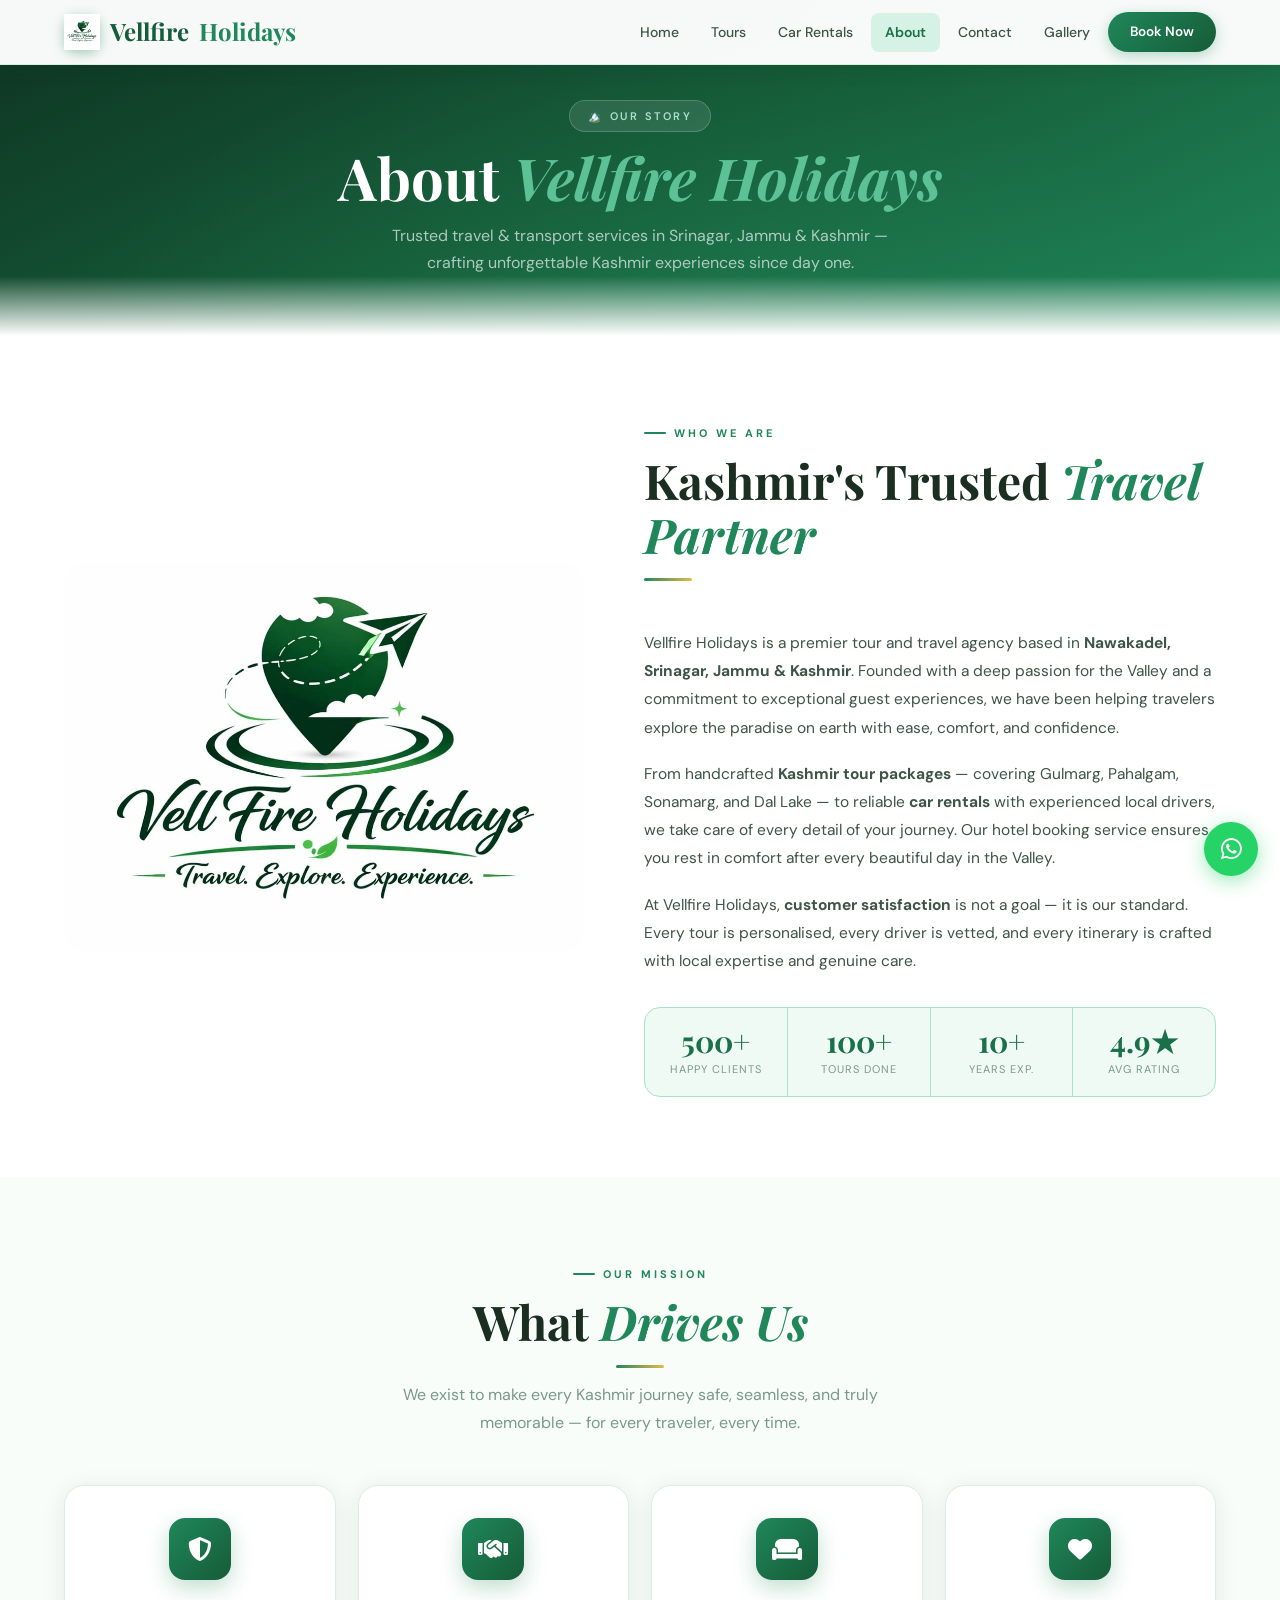
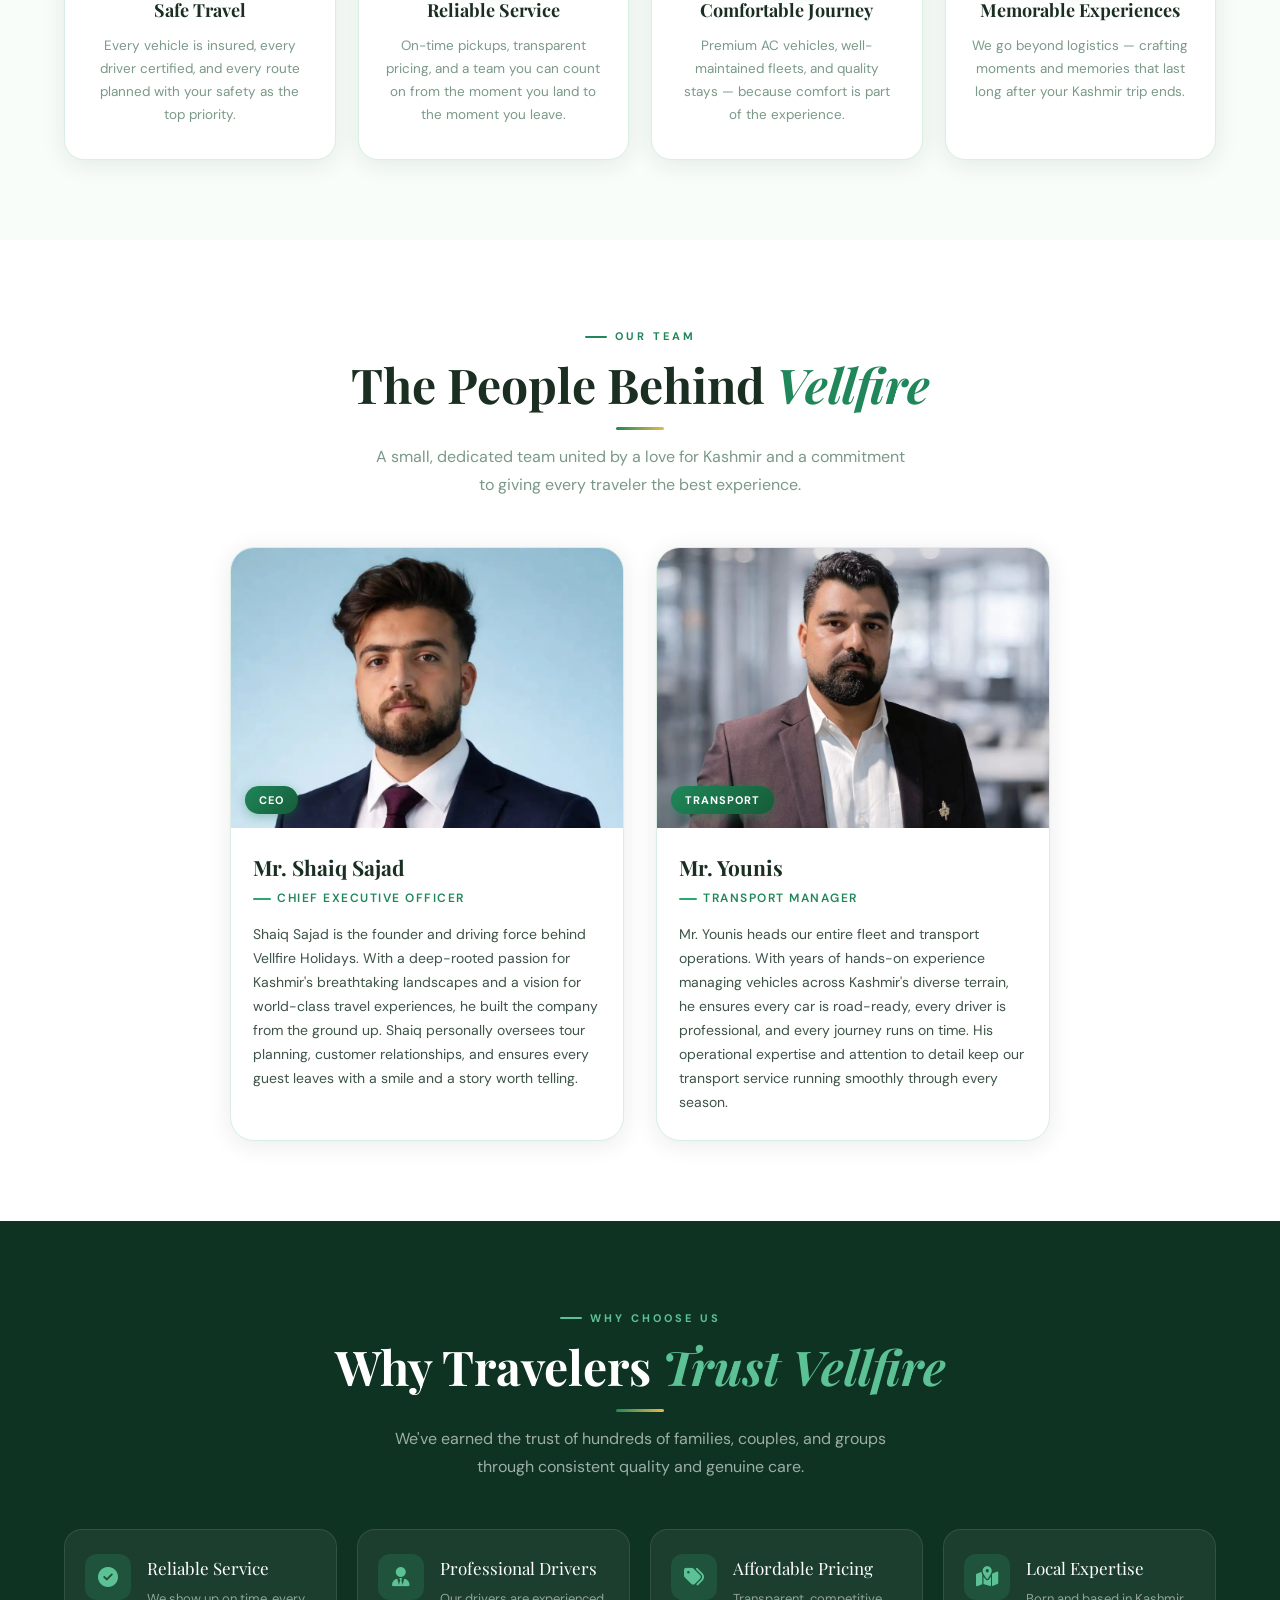
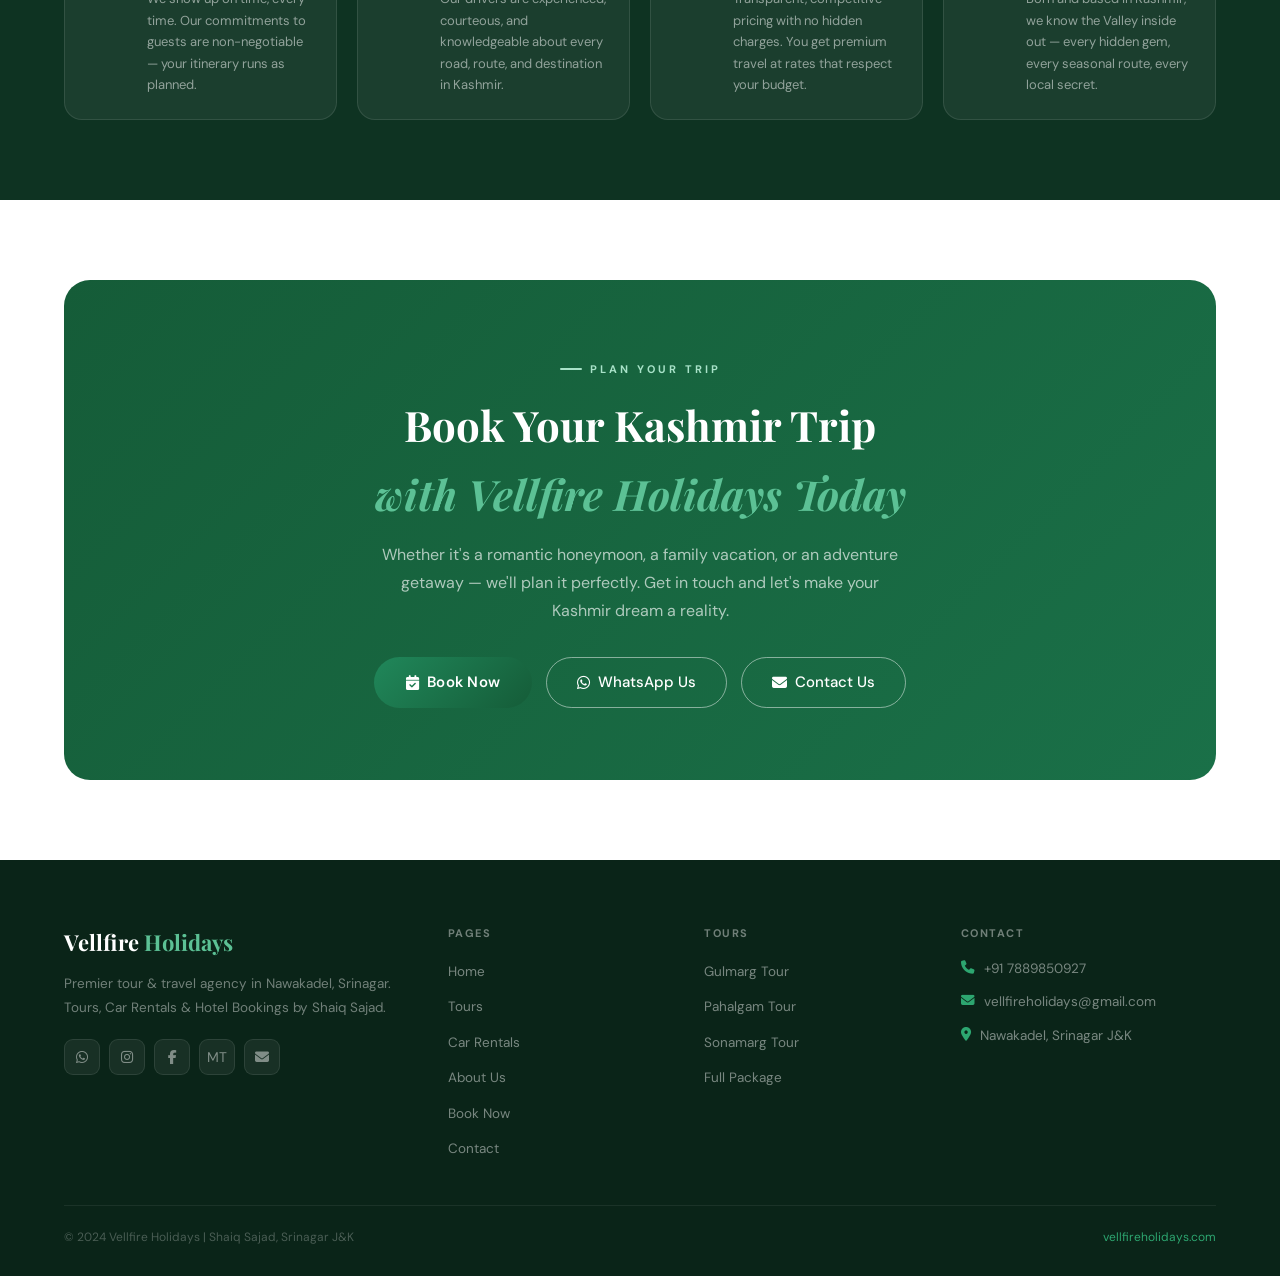
<file: about.html>
<!DOCTYPE html>
<html lang="en">
<head>
<meta charset="UTF-8"><meta name="viewport" content="width=device-width,initial-scale=1.0">
<meta name="description" content="About Vellfire Holidays – Trusted Kashmir tour & travel agency in Nawakadel, Srinagar J&K. Led by CEO Shaiq Sajad, offering premium tours, car rentals, and hotel bookings across Kashmir.">
<meta name="keywords" content="About Vellfire Holidays, Srinagar travel agency, Kashmir tours company, Shaiq Sajad CEO, car rental Srinagar, Kashmir holiday experts">
<meta name="author" content="Shaiq Sajad – Vellfire Holidays">
<meta property="og:title" content="About Vellfire Holidays – Kashmir Travel Experts, Srinagar">
<meta property="og:description" content="Learn about Vellfire Holidays – trusted tour & travel services in Srinagar, J&K by CEO Shaiq Sajad.">
<meta property="og:url" content="https://vellfireholidays.com/about.html">
<meta name="robots" content="index,follow">
<title>About Vellfire Holidays – Kashmir Travel Agency | Nawakadel, Srinagar J&K</title>
<link rel="canonical" href="https://vellfireholidays.com/about.html">
<link rel="stylesheet" href="shared.css">
<link rel="stylesheet" href="https://cdnjs.cloudflare.com/ajax/libs/font-awesome/6.5.0/css/all.min.css">
<style>
/* ── About Company Grid ── */
.about-company-grid {
  display: grid;
  grid-template-columns: 1fr 1.1fr;
  gap: 60px;
  align-items: center;
}
.about-company-img {
  position: relative;
  border-radius: 22px;
  overflow: hidden;
  aspect-ratio: 4/3;
  background: var(--g100);
}
.about-company-img img {
  width: 100%; height: 100%;
  object-fit: cover;
}
.about-company-img-placeholder {
  width: 100%; height: 100%;
  background: linear-gradient(135deg, var(--g100), var(--g50));
  display: flex; flex-direction: column;
  align-items: center; justify-content: center;
  gap: 14px; color: var(--g400);
}
.about-company-img-placeholder i { font-size: 56px; opacity: .5; }
.about-company-img-placeholder span { font-size: 13px; color: var(--muted); }
.about-stat-strip {
  display: flex; gap: 0;
  margin-top: 32px;
  background: var(--g50);
  border: 1px solid var(--g200);
  border-radius: 16px;
  overflow: hidden;
}
.about-stat {
  flex: 1; text-align: center;
  padding: 18px 12px;
  border-right: 1px solid var(--g200);
}
.about-stat:last-child { border-right: none; }
.about-stat-n {
  font-family: 'Playfair Display', serif;
  font-size: clamp(22px,3vw,30px);
  font-weight: 700; color: var(--g600); line-height: 1;
}
.about-stat-l {
  font-size: 11px; color: var(--muted);
  letter-spacing: 1px; text-transform: uppercase; margin-top: 4px;
}
.about-company-body p {
  font-size: 15.5px; color: var(--text2);
  line-height: 1.82; margin-bottom: 18px;
}

/* ── Mission Section ── */
.mission-grid {
  display: grid;
  grid-template-columns: repeat(auto-fill, minmax(240px,1fr));
  gap: 22px;
}
.mission-card {
  background: var(--white);
  border: 1px solid var(--line);
  border-radius: 20px;
  padding: 32px 26px;
  transition: var(--tr);
  box-shadow: var(--sh);
  text-align: center;
}
.mission-card:hover {
  transform: translateY(-5px);
  box-shadow: var(--sh2);
  border-color: var(--g200);
}
.mission-icon {
  width: 62px; height: 62px; border-radius: 16px;
  background: linear-gradient(135deg, var(--g500), var(--g700));
  display: flex; align-items: center; justify-content: center;
  margin: 0 auto 16px;
  font-size: 24px; color: var(--white);
  box-shadow: 0 8px 22px rgba(32,135,90,.28);
}
.mission-title {
  font-family: 'Playfair Display', serif;
  font-size: 18px; font-weight: 700;
  color: var(--text); margin-bottom: 9px;
}
.mission-desc { font-size: 13.5px; color: var(--muted); line-height: 1.7; }

/* ── Team Section ── */
.team-grid {
  display: grid;
  grid-template-columns: 1fr 1fr;
  gap: 32px;
  max-width: 820px;
  margin: 0 auto;
}
.team-card {
  background: var(--white);
  border: 1px solid var(--line);
  border-radius: 24px;
  overflow: hidden;
  box-shadow: var(--sh);
  transition: var(--tr);
}
.team-card:hover {
  transform: translateY(-6px);
  box-shadow: var(--sh2);
  border-color: var(--g200);
}
.team-img {
  width: 100%; height: 280px;
  background: linear-gradient(135deg, var(--g100), var(--g50));
  position: relative; overflow: hidden;
}
.team-img img {
  width: 100%; height: 100%;
  object-fit: cover; object-position: top center;
  transition: transform .6s ease;
}
.team-card:hover .team-img img { transform: scale(1.04); }
.team-img-placeholder {
  width: 100%; height: 100%;
  display: flex; flex-direction: column;
  align-items: center; justify-content: center;
  gap: 12px; color: var(--g300);
}
.team-img-placeholder i { font-size: 60px; opacity: .4; }
.team-img-placeholder span { font-size: 12px; color: var(--muted); }
.team-role-badge {
  position: absolute; bottom: 14px; left: 14px;
  background: linear-gradient(135deg, var(--g500), var(--g700));
  color: var(--white); font-size: 11px; font-weight: 700;
  letter-spacing: 1px; text-transform: uppercase;
  padding: 5px 14px; border-radius: 50px;
  box-shadow: 0 3px 12px rgba(32,135,90,.4);
}
.team-body { padding: 22px 22px 26px; }
.team-name {
  font-family: 'Playfair Display', serif;
  font-size: 21px; font-weight: 700; color: var(--text);
  margin-bottom: 4px;
}
.team-position {
  font-size: 12px; font-weight: 600; letter-spacing: 1.5px;
  text-transform: uppercase; color: var(--g500);
  margin-bottom: 13px; display: flex; align-items: center; gap: 6px;
}
.team-position::before {
  content: ''; width: 18px; height: 2px;
  background: var(--g400); border-radius: 2px;
}
.team-desc { font-size: 14px; color: var(--text2); line-height: 1.72; }

/* ── Why Choose Grid ── */
.why-choose-grid {
  display: grid;
  grid-template-columns: repeat(auto-fill, minmax(220px,1fr));
  gap: 20px;
}
.why-choose-card {
  display: flex;
  align-items: flex-start;
  gap: 16px;
  background: rgba(255,255,255,.055);
  border: 1px solid rgba(255,255,255,.1);
  border-radius: 18px;
  padding: 24px 20px;
  transition: var(--tr);
}
.why-choose-card:hover {
  background: rgba(255,255,255,.09);
  border-color: rgba(255,255,255,.18);
  transform: translateY(-4px);
}
.why-choose-icon {
  width: 46px; height: 46px; border-radius: 12px;
  background: rgba(45,166,112,.2);
  display: flex; align-items: center; justify-content: center;
  font-size: 20px; color: var(--g300); flex-shrink: 0;
}
.why-choose-title {
  font-family: 'Playfair Display', serif;
  font-size: 17px; color: var(--white);
  margin-bottom: 6px;
}
.why-choose-desc { font-size: 13px; color: rgba(255,255,255,.52); line-height: 1.65; }

/* ── CTA Section ── */
.about-cta {
  background: linear-gradient(135deg, var(--g700), var(--g600));
  border-radius: 26px;
  padding: clamp(44px,6vw,72px) clamp(28px,6vw,72px);
  text-align: center;
}
.about-cta h2 {
  font-family: 'Playfair Display', serif;
  font-size: clamp(26px,4vw,42px); font-weight: 700;
  color: var(--white); margin-bottom: 12px;
}
.about-cta p {
  color: rgba(255,255,255,.65);
  font-size: clamp(14px,1.8vw,16px);
  max-width: 520px; margin: 0 auto 32px; line-height: 1.75;
}
.about-cta-btns { display: flex; gap: 14px; justify-content: center; flex-wrap: wrap; }

/* ── Responsive ── */
@media(max-width:900px) {
  .about-company-grid { grid-template-columns: 1fr; gap: 36px; }
  .about-company-img  { aspect-ratio: 16/9; max-width: 560px; margin: 0 auto; }
  .team-grid          { grid-template-columns: 1fr 1fr; gap: 20px; max-width: 100%; }
}
@media(max-width:640px) {
  .team-grid          { grid-template-columns: 1fr; max-width: 420px; }
  .about-stat-strip   { flex-direction: column; }
  .about-stat         { border-right: none; border-bottom: 1px solid var(--g200); padding: 14px; }
  .about-stat:last-child { border-bottom: none; }
  .why-choose-grid    { grid-template-columns: 1fr; gap: 14px; }
  .mission-grid       { grid-template-columns: 1fr 1fr; }
  .team-img           { height: 230px; }
}
@media(max-width:400px) {
  .mission-grid       { grid-template-columns: 1fr; }
  .team-img           { height: 200px; }
}
</style>
</head>
<body>

<!-- LOADER -->
<div id="loader">
  <div class="ld-brand">Vellfire <span>Holidays</span></div>
  <div class="ld-bar"><div class="ld-fill"></div></div>
</div>

<!-- NAVBAR -->
<nav id="nav" class="scrolled">

  <a href="index.html" class="nav-logo">
    
    <!-- Icon box (same CSS use hogi) -->
    <div class="nav-logo-icon">
      <img src="images/company.webp" alt="logo">
    </div>

    Vellfire <span>Holidays</span>
  </a>
  <ul class="nav-links">
    <li><a href="index.html">Home</a></li>
    <li><a href="tours.html">Tours</a></li>
    <li><a href="cars.html">Car Rentals</a></li>
    <li><a href="about.html" class="active">About</a></li>
    <li><a href="contact.html">Contact</a></li>
    <li><a href="gallery.html">Gallery</a></li>
    <li><a href="book.html" class="nav-cta">Book Now</a></li>
  </ul>
  <div class="hamburger" id="ham"><span></span><span></span><span></span></div>
</nav>
<div class="mob-nav" id="mobnav">
  <a href="index.html">Home</a>
  <a href="tours.html">Tours</a>
  <a href="cars.html">Car Rentals</a>
  <a href="about.html" class="active">About</a>
  <a href="contact.html">Contact</a>
  <a href="gallery.html">Gallery</a>
  <a href="book.html" class="mob-cta">Book Now</a>
</div>

<!-- ══════════════════════════════
     HERO SECTION
══════════════════════════════ -->
<div class="page-hero">
  <div class="page-hero-content">
    <div class="page-hero-tag">🏔️ Our Story</div>
    <h1 class="page-hero-title">About <em>Vellfire Holidays</em></h1>
    <p class="page-hero-sub">Trusted travel &amp; transport services in Srinagar, Jammu &amp; Kashmir — crafting unforgettable Kashmir experiences since day one.</p>
  </div>
</div>

<!-- ══════════════════════════════
     ABOUT COMPANY
══════════════════════════════ -->
<section>
  <div class="about-company-grid">

    <div class="about-company-img rvl">
  <img src="images/company.webp" alt="Company Photo" onerror="this.style.display='none'">
  <div class="about-company-img-placeholder">
    <i class="fa-solid fa-mountain-sun"></i>
    <span>Company Photo</span>
  </div>
</div>

    <!-- Text -->
    <div class="rvr">
      <div class="section-head">
        <div class="eyebrow">Who We Are</div>
        <h2 class="section-title">Kashmir's Trusted <em>Travel Partner</em></h2>
        <div class="divider"></div>
      </div>
      <div class="about-company-body">
        <p>Vellfire Holidays is a premier tour and travel agency based in <strong>Nawakadel, Srinagar, Jammu &amp; Kashmir</strong>. Founded with a deep passion for the Valley and a commitment to exceptional guest experiences, we have been helping travelers explore the paradise on earth with ease, comfort, and confidence.</p>
        <p>From handcrafted <strong>Kashmir tour packages</strong> — covering Gulmarg, Pahalgam, Sonamarg, and Dal Lake — to reliable <strong>car rentals</strong> with experienced local drivers, we take care of every detail of your journey. Our hotel booking service ensures you rest in comfort after every beautiful day in the Valley.</p>
        <p>At Vellfire Holidays, <strong>customer satisfaction</strong> is not a goal — it is our standard. Every tour is personalised, every driver is vetted, and every itinerary is crafted with local expertise and genuine care.</p>
      </div>

      <!-- Stat strip -->
      <div class="about-stat-strip rv">
        <div class="about-stat">
          <div class="about-stat-n">500+</div>
          <div class="about-stat-l">Happy Clients</div>
        </div>
        <div class="about-stat">
          <div class="about-stat-n">100+</div>
          <div class="about-stat-l">Tours Done</div>
        </div>
        <div class="about-stat">
          <div class="about-stat-n">10+</div>
          <div class="about-stat-l">Years Exp.</div>
        </div>
        <div class="about-stat">
          <div class="about-stat-n">4.9★</div>
          <div class="about-stat-l">Avg Rating</div>
        </div>
      </div>
    </div>

  </div>
</section>

<!-- ══════════════════════════════
     OUR MISSION
══════════════════════════════ -->
<section class="section-bg">
  <div class="section-head center rv">
    <div class="eyebrow">Our Mission</div>
    <h2 class="section-title">What <em>Drives Us</em></h2>
    <div class="divider"></div>
    <p class="section-sub">We exist to make every Kashmir journey safe, seamless, and truly memorable — for every traveler, every time.</p>
  </div>
  <div class="mission-grid">
    <div class="mission-card rv rv-d1">
      <div class="mission-icon"><i class="fa-solid fa-shield-halved"></i></div>
      <h3 class="mission-title">Safe Travel</h3>
      <p class="mission-desc">Every vehicle is insured, every driver certified, and every route planned with your safety as the top priority.</p>
    </div>
    <div class="mission-card rv rv-d2">
      <div class="mission-icon"><i class="fa-solid fa-handshake"></i></div>
      <h3 class="mission-title">Reliable Service</h3>
      <p class="mission-desc">On-time pickups, transparent pricing, and a team you can count on from the moment you land to the moment you leave.</p>
    </div>
    <div class="mission-card rv rv-d3">
      <div class="mission-icon"><i class="fa-solid fa-couch"></i></div>
      <h3 class="mission-title">Comfortable Journey</h3>
      <p class="mission-desc">Premium AC vehicles, well-maintained fleets, and quality stays — because comfort is part of the experience.</p>
    </div>
    <div class="mission-card rv rv-d4">
      <div class="mission-icon"><i class="fa-solid fa-heart"></i></div>
      <h3 class="mission-title">Memorable Experiences</h3>
      <p class="mission-desc">We go beyond logistics — crafting moments and memories that last long after your Kashmir trip ends.</p>
    </div>
  </div>
</section>

<!-- ══════════════════════════════
     OUR TEAM
══════════════════════════════ -->
<section>
  <div class="section-head center rv">
    <div class="eyebrow">Our Team</div>
    <h2 class="section-title">The People Behind <em>Vellfire</em></h2>
    <div class="divider"></div>
    <p class="section-sub">A small, dedicated team united by a love for Kashmir and a commitment to giving every traveler the best experience.</p>
  </div>

  <div class="team-grid">

    <!-- CEO -->
    <div class="team-card rv rv-d1">
      <div class="team-img">
        <img src="images/team1.webp" alt="Mr Shaiq Sajad – CEO Vellfire Holidays" loading="lazy"
          onerror="this.style.display='none';this.nextElementSibling.style.display='flex'">
        <div class="team-img-placeholder" style="display:none">
          <i class="fa-solid fa-user-tie"></i>
          <span>images/team1.webp</span>
        </div>
        <span class="team-role-badge">CEO</span>
      </div>
      <div class="team-body">
        <h3 class="team-name">Mr. Shaiq Sajad</h3>
        <div class="team-position">Chief Executive Officer</div>
        <p class="team-desc">Shaiq Sajad is the founder and driving force behind Vellfire Holidays. With a deep-rooted passion for Kashmir's breathtaking landscapes and a vision for world-class travel experiences, he built the company from the ground up. Shaiq personally oversees tour planning, customer relationships, and ensures every guest leaves with a smile and a story worth telling.</p>
      </div>
    </div>

    <!-- Transport Manager -->
    <div class="team-card rv rv-d2">
      <div class="team-img">
        <img src="images/team2.webp" alt="Mr Younis – Transport Manager Vellfire Holidays" loading="lazy"
          onerror="this.style.display='none';this.nextElementSibling.style.display='flex'">
        <div class="team-img-placeholder" style="display:none">
          <i class="fa-solid fa-user"></i>
          <span>images/team2.webp</span>
        </div>
        <span class="team-role-badge">Transport</span>
      </div>
      <div class="team-body">
        <h3 class="team-name">Mr. Younis</h3>
        <div class="team-position">Transport Manager</div>
        <p class="team-desc">Mr. Younis heads our entire fleet and transport operations. With years of hands-on experience managing vehicles across Kashmir's diverse terrain, he ensures every car is road-ready, every driver is professional, and every journey runs on time. His operational expertise and attention to detail keep our transport service running smoothly through every season.</p>
      </div>
    </div>

  </div>
</section>

<!-- ══════════════════════════════
     WHY CHOOSE US
══════════════════════════════ -->
<section class="section-dark">
  <div class="section-head center rv">
    <div class="eyebrow eyebrow-dark">Why Choose Us</div>
    <h2 class="section-title white">Why Travelers <em>Trust Vellfire</em></h2>
    <div class="divider"></div>
    <p class="section-sub white">We've earned the trust of hundreds of families, couples, and groups through consistent quality and genuine care.</p>
  </div>
  <div class="why-choose-grid">
    <div class="why-choose-card rv rv-d1">
      <div class="why-choose-icon"><i class="fa-solid fa-circle-check"></i></div>
      <div>
        <div class="why-choose-title">Reliable Service</div>
        <p class="why-choose-desc">We show up on time, every time. Our commitments to guests are non-negotiable — your itinerary runs as planned.</p>
      </div>
    </div>
    <div class="why-choose-card rv rv-d2">
      <div class="why-choose-icon"><i class="fa-solid fa-user-tie"></i></div>
      <div>
        <div class="why-choose-title">Professional Drivers</div>
        <p class="why-choose-desc">Our drivers are experienced, courteous, and knowledgeable about every road, route, and destination in Kashmir.</p>
      </div>
    </div>
    <div class="why-choose-card rv rv-d3">
      <div class="why-choose-icon"><i class="fa-solid fa-tags"></i></div>
      <div>
        <div class="why-choose-title">Affordable Pricing</div>
        <p class="why-choose-desc">Transparent, competitive pricing with no hidden charges. You get premium travel at rates that respect your budget.</p>
      </div>
    </div>
    <div class="why-choose-card rv rv-d4">
      <div class="why-choose-icon"><i class="fa-solid fa-map-location-dot"></i></div>
      <div>
        <div class="why-choose-title">Local Expertise</div>
        <p class="why-choose-desc">Born and based in Kashmir, we know the Valley inside out — every hidden gem, every seasonal route, every local secret.</p>
      </div>
    </div>
  </div>
</section>

<!-- ══════════════════════════════
     CALL TO ACTION
══════════════════════════════ -->
<section>
  <div class="about-cta rv">
    <div class="eyebrow" style="color:var(--g200);justify-content:center;display:inline-flex">Plan Your Trip</div>
    <h2>Book Your Kashmir Trip<br><em style="font-style:italic;color:var(--g300)">with Vellfire Holidays Today</em></h2>
    <p>Whether it's a romantic honeymoon, a family vacation, or an adventure getaway — we'll plan it perfectly. Get in touch and let's make your Kashmir dream a reality.</p>
    <div class="about-cta-btns">
      <a href="book.html" class="btn"><i class="fa-solid fa-calendar-check"></i><span>Book Now</span></a>
      <a href="https://wa.me/917889850927?text=Hi%20Vellfire%20Holidays%2C%20I%27d%20like%20to%20plan%20a%20Kashmir%20trip." target="_blank" class="btn-outline"><i class="fa-brands fa-whatsapp"></i><span>WhatsApp Us</span></a>
      <a href="contact.html" class="btn-outline"><i class="fa-solid fa-envelope"></i><span>Contact Us</span></a>
    </div>
  </div>
</section>

<!-- FOOTER -->
<footer>
  <div class="footer-grid">
    <div>
      <div class="footer-brand">Vellfire <span>Holidays</span></div>
      <p class="footer-about">Premier tour &amp; travel agency in Nawakadel, Srinagar. Tours, Car Rentals &amp; Hotel Bookings by Shaiq Sajad.</p>
      <div class="footer-social">
       <a href="https://wa.me/917889850927" title="WhatsApp"><i class="fa-brands fa-whatsapp"></i></a>
        <a href="https://www.instagram.com/vellfire_holidays?utm_source=qr&igsh=MTRkdTdydWd6dnczdw==" title="Instagram"><i class="fa-brands fa-instagram"></i></a>
        <a href="https://www.facebook.com/share/1AvcsRSPPp/" title="Facebook"><i class="fa-brands fa-facebook-f"></i></a>
        <a href="https://makemetop.in/?biz=O0ndnkS5rfxLmWjBtCzQ" target="_blank" title="Makemetop"> MT</a>
        <a href="mailto:vellfireholidays@gmail.com" title="Email"><i class="fa-solid fa-envelope"></i></a>
      </div>
    </div>
    <div class="footer-col">
      <h4>Pages</h4>
      <ul class="footer-links">
        <li><a href="index.html">Home</a></li>
        <li><a href="tours.html">Tours</a></li>
        <li><a href="cars.html">Car Rentals</a></li>
        <li><a href="about.html">About Us</a></li>
        <li><a href="book.html">Book Now</a></li>
        <li><a href="contact.html">Contact</a></li>
      </ul>
    </div>
    <div class="footer-col">
      <h4>Tours</h4>
      <ul class="footer-links">
        <li><a href="tours.html">Gulmarg Tour</a></li>
        <li><a href="tours.html">Pahalgam Tour</a></li>
        <li><a href="tours.html">Sonamarg Tour</a></li>
        <li><a href="tours.html">Full Package</a></li>
      </ul>
    </div>
    <div class="footer-col">
      <h4>Contact</h4>
      <div class="footer-contact-item"><i class="fa-solid fa-phone"></i><a href="tel:+917889850927">+91 7889850927</a></div>
      <div class="footer-contact-item"><i class="fa-solid fa-envelope"></i><a href="mailto:vellfireholidays@gmail.com">vellfireholidays@gmail.com</a></div>
      <div class="footer-contact-item"><i class="fa-solid fa-location-dot"></i><span>Nawakadel, Srinagar J&amp;K</span></div>
    </div>
  </div>
  <div class="footer-bottom">
    <p>© 2024 Vellfire Holidays | Shaiq Sajad, Srinagar J&amp;K</p>
    <p><a href="https://vellfireholidays.com">vellfireholidays.com</a></p>
  </div>
</footer>

<!-- WhatsApp Float -->
<a href="https://wa.me/917889850927" target="_blank" class="wa-float" title="WhatsApp Vellfire Holidays">
  <i class="fa-brands fa-whatsapp"></i>
</a>
<!-- Scroll to Top -->
<button class="scroll-top" id="scrtop" onclick="window.scrollTo({top:0,behavior:'smooth'})">
  <i class="fa-solid fa-chevron-up"></i>
</button>

<script>
/* ── Nav scroll behaviour ── */
window.addEventListener('scroll', function() {
  document.getElementById('scrtop').classList.toggle('show', window.scrollY > 400);
});

/* ── Hamburger ── */
document.getElementById('ham').addEventListener('click', function() {
  this.classList.toggle('open');
  document.getElementById('mobnav').classList.toggle('open');
});
document.getElementById('mobnav').addEventListener('click', function(e) {
  if (e.target.tagName === 'A') {
    document.getElementById('ham').classList.remove('open');
    this.classList.remove('open');
  }
});

/* ── Scroll Reveal ── */
function initReveal() {
  var obs = new IntersectionObserver(function(entries) {
    entries.forEach(function(el) {
      if (el.isIntersecting) {
        el.target.classList.add('on');
        obs.unobserve(el.target);
      }
    });
  }, { threshold: 0.1, rootMargin: '0px 0px -40px 0px' });
  document.querySelectorAll('.rv, .rvl, .rvr').forEach(function(el) {
    if (!el.classList.contains('on')) obs.observe(el);
  });
}

/* ── Loader ── */
window.addEventListener('load', function() {
  setTimeout(function() {
    document.getElementById('loader').classList.add('gone');
    initReveal();
  }, 1800);
});
setTimeout(initReveal, 500);
</script>
</body>
</html>
</file>
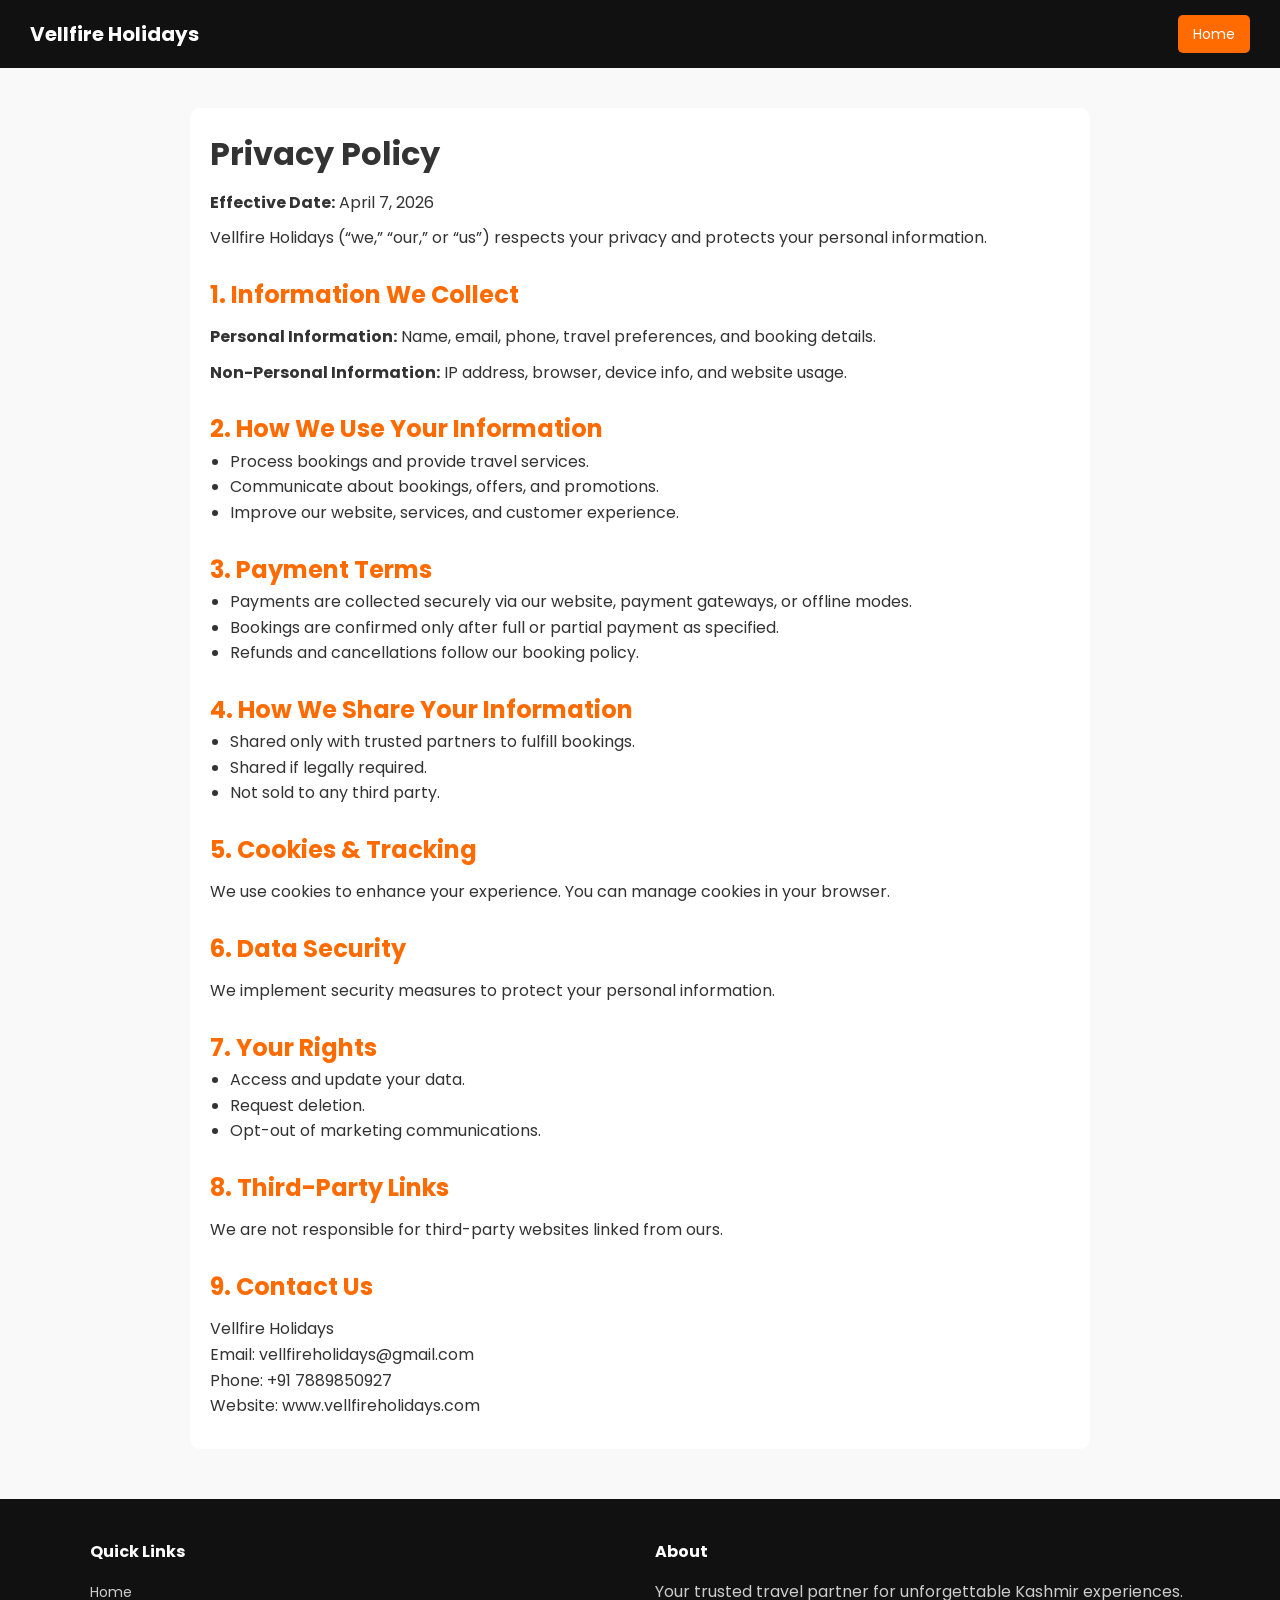
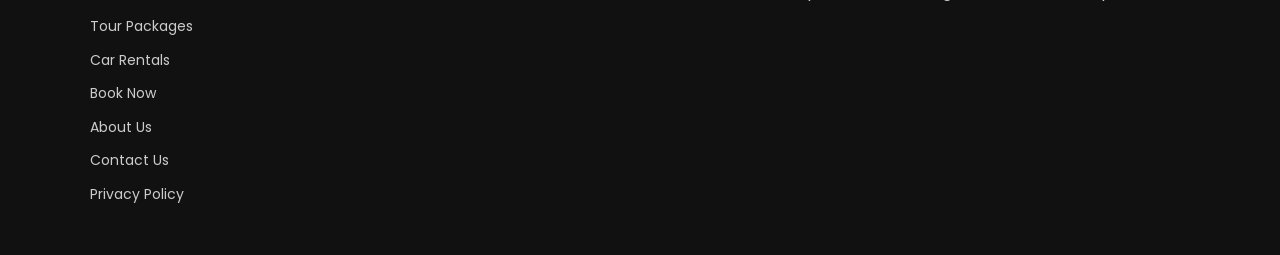
<file: privacy.html>
<!DOCTYPE html>
<html lang="en">
<head>
<meta charset="UTF-8" />
<meta name="viewport" content="width=device-width, initial-scale=1.0" />
<title>Privacy Policy – Vellfire Holidays</title>

<link href="https://fonts.googleapis.com/css2?family=Poppins:wght@300;400;500;600&display=swap" rel="stylesheet">

<style>
* {
  margin: 0;
  padding: 0;
  box-sizing: border-box;
  font-family: 'Poppins', sans-serif;
}

body {
  background: #f9f9f9;
  color: #333;
  line-height: 1.6;
}

/* NAVBAR */
.navbar {
  background: #111;
  padding: 15px 30px;
  display: flex;
  justify-content: space-between;
  align-items: center;
}

.navbar h2 {
  color: #fff;
  font-size: 20px;
}

.navbar a {
  color: #fff;
  text-decoration: none;
  background: #ff6b00;
  padding: 8px 15px;
  border-radius: 5px;
  font-size: 14px;
}

/* MAIN */
.container {
  max-width: 900px;
  margin: 40px auto;
  padding: 20px;
  background: #fff;
  border-radius: 10px;
}

.container h1 {
  margin-bottom: 10px;
}

.container h2 {
  margin-top: 25px;
  color: #ff6b00;
}

.container p {
  margin: 10px 0;
}

.container ul {
  margin-left: 20px;
}

/* FOOTER */
footer {
  background: #111;
  color: #ccc;
  padding: 40px 20px;
  margin-top: 50px;
}

.footer-container {
  max-width: 1100px;
  margin: auto;
  display: flex;
  flex-wrap: wrap;
  gap: 30px;
}

.footer-col {
  flex: 1;
  min-width: 200px;
}

.footer-col h4 {
  color: #fff;
  margin-bottom: 15px;
}

.footer-links {
  list-style: none;
}

.footer-links li {
  margin-bottom: 8px;
}

.footer-links a {
  color: #ccc;
  text-decoration: none;
  font-size: 14px;
}

.footer-links a:hover {
  color: #ff6b00;
}

/* RESPONSIVE */
@media(max-width: 768px) {
  .navbar {
    flex-direction: column;
    gap: 10px;
  }
}
</style>

</head>

<body>

<!-- NAVBAR -->
<div class="navbar">
  <h2>Vellfire Holidays</h2>
  <a href="index.html">Home</a>
</div>

<!-- CONTENT -->
<div class="container">
  <h1>Privacy Policy</h1>
  <p><strong>Effective Date:</strong> April 7, 2026</p>

  <p>
    Vellfire Holidays (“we,” “our,” or “us”) respects your privacy and protects your personal information.
  </p>

  <h2>1. Information We Collect</h2>
  <p><strong>Personal Information:</strong> Name, email, phone, travel preferences, and booking details.</p>
  <p><strong>Non-Personal Information:</strong> IP address, browser, device info, and website usage.</p>

  <h2>2. How We Use Your Information</h2>
  <ul>
    <li>Process bookings and provide travel services.</li>
    <li>Communicate about bookings, offers, and promotions.</li>
    <li>Improve our website, services, and customer experience.</li>
  </ul>

  <h2>3. Payment Terms</h2>
  <ul>
    <li>Payments are collected securely via our website, payment gateways, or offline modes.</li>
    <li>Bookings are confirmed only after full or partial payment as specified.</li>
    <li>Refunds and cancellations follow our booking policy.</li>
  </ul>

  <h2>4. How We Share Your Information</h2>
  <ul>
    <li>Shared only with trusted partners to fulfill bookings.</li>
    <li>Shared if legally required.</li>
    <li>Not sold to any third party.</li>
  </ul>

  <h2>5. Cookies & Tracking</h2>
  <p>We use cookies to enhance your experience. You can manage cookies in your browser.</p>

  <h2>6. Data Security</h2>
  <p>We implement security measures to protect your personal information.</p>

  <h2>7. Your Rights</h2>
  <ul>
    <li>Access and update your data.</li>
    <li>Request deletion.</li>
    <li>Opt-out of marketing communications.</li>
  </ul>

  <h2>8. Third-Party Links</h2>
  <p>We are not responsible for third-party websites linked from ours.</p>

  <h2>9. Contact Us</h2>
  <p>
    Vellfire Holidays<br>
    Email: vellfireholidays@gmail.com<br>
    Phone: +91 7889850927<br>
    Website: www.vellfireholidays.com
  </p>
</div>

<!-- FOOTER -->
<footer>
  <div class="footer-container">

    <div class="footer-col">
      <h4>Quick Links</h4>
      <ul class="footer-links">
        <li><a href="index.html">Home</a></li>
        <li><a href="tours.html">Tour Packages</a></li>
        <li><a href="cars.html">Car Rentals</a></li>
        <li><a href="book.html">Book Now</a></li>
        <li><a href="about.html">About Us</a></li>
        <li><a href="contact.html">Contact Us</a></li>
        <li><a href="privacy.html">Privacy Policy</a></li>
      </ul>
    </div>

    <div class="footer-col">
      <h4>About</h4>
      <p>Your trusted travel partner for unforgettable Kashmir experiences.</p>
    </div>

  </div>
</footer>

</body>
</html>
</file>
<file: shared.css>
/* ============================================================
   VELLFIRE HOLIDAYS — COMPLETE DESIGN SYSTEM
   Green & White | Mobile-First | Fully Responsive
   ============================================================ */

@import url('https://fonts.googleapis.com/css2?family=Playfair+Display:ital,wght@0,400;0,600;0,700;1,400;1,600&family=DM+Sans:wght@300;400;500;600;700&display=swap');

/* ─── Variables ──────────────────────────────────────────── */
:root {
  --g900:#0a2418; --g800:#0e3322; --g700:#155c38; --g600:#1a7048;
  --g500:#20875a; --g400:#2da670; --g300:#5cc195; --g200:#a8e2c8;
  --g100:#d6f2e6; --g50:#f0faf5;
  --white:#ffffff; --off:#f8fdf9; --text:#1a2e22; --text2:#3d5447;
  --muted:#7a9988; --line:#daeee3;
  --gold:#c8922a; --gold2:#e8b84b;
  --r:14px; --r2:22px;
  --tr:all 0.35s cubic-bezier(0.25,1,0.5,1);
  --sh:0 4px 24px rgba(10,36,24,.09);
  --sh2:0 12px 48px rgba(10,36,24,.14);
  --sh3:0 24px 72px rgba(10,36,24,.20);
}

/* ─── Reset ──────────────────────────────────────────────── */
*,*::before,*::after{margin:0;padding:0;box-sizing:border-box}
html{scroll-behavior:smooth;font-size:16px;-webkit-text-size-adjust:100%}
body{font-family:'DM Sans',sans-serif;background:var(--white);color:var(--text);overflow-x:hidden;line-height:1.65;-webkit-font-smoothing:antialiased;-moz-osx-font-smoothing:grayscale}
img{display:block;max-width:100%;height:auto}
a{text-decoration:none;color:inherit}
ul{list-style:none}
button,input,textarea,select{font-family:inherit}

/* ─── Loader ─────────────────────────────────────────────── */
#loader{position:fixed;inset:0;z-index:9999;background:var(--g800);display:flex;flex-direction:column;align-items:center;justify-content:center;gap:22px;transition:opacity .65s ease,visibility .65s ease}
#loader.gone{opacity:0;visibility:hidden;pointer-events:none}
.ld-brand{font-family:'Playfair Display',serif;font-size:clamp(26px,6vw,46px);color:var(--white);letter-spacing:4px;animation:ldpulse 1.8s ease infinite}
.ld-brand span{color:var(--g300)}
.ld-bar{width:180px;height:2px;background:rgba(255,255,255,.1);border-radius:2px;overflow:hidden}
.ld-fill{height:100%;background:linear-gradient(90deg,var(--g400),var(--gold2));animation:ldfill 2.1s ease forwards}
@keyframes ldpulse{0%,100%{opacity:1}50%{opacity:.35}}
@keyframes ldfill{from{width:0}to{width:100%}}

/* ─── Navigation ─────────────────────────────────────────── */
nav{position:fixed;top:0;left:0;right:0;z-index:900;padding:18px 5%;display:flex;align-items:center;justify-content:space-between;transition:var(--tr)}
nav.scrolled{background:rgba(255,255,255,.97);backdrop-filter:blur(20px);-webkit-backdrop-filter:blur(20px);padding:12px 5%;box-shadow:0 2px 20px rgba(10,36,24,.10);border-bottom:1px solid var(--line)}

.nav-logo{display:flex;align-items:center;gap:10px;font-family:'Playfair Display',serif;font-size:clamp(18px,2.5vw,24px);font-weight:700;color:var(--white);transition:var(--tr);flex-shrink:0}
nav.scrolled .nav-logo{color:var(--g700)}
.nav-logo span{color:var(--g300)}
nav.scrolled .nav-logo span{color:var(--g500)}
.nav-logo-icon{width:36px;height:36px;border-radius:10px;background:linear-gradient(135deg,var(--g500),var(--g700));display:flex;align-items:center;justify-content:center;font-size:17px;color:var(--white);flex-shrink:0;box-shadow:0 3px 12px rgba(32,135,90,.4)}

.nav-links{display:flex;align-items:center;gap:4px}
.nav-links a{display:block;padding:8px 14px;border-radius:8px;font-size:14px;font-weight:500;color:rgba(255,255,255,.82);transition:var(--tr);white-space:nowrap}
nav.scrolled .nav-links a{color:var(--text2)}
.nav-links a:hover{color:var(--white);background:rgba(255,255,255,.12)}
nav.scrolled .nav-links a:hover{color:var(--g600);background:var(--g50)}
.nav-links a.active{color:var(--white);background:rgba(255,255,255,.15)}
nav.scrolled .nav-links a.active{color:var(--g600);background:var(--g100);font-weight:600}

.nav-cta{background:linear-gradient(135deg,var(--g500),var(--g700))!important;color:var(--white)!important;padding:9px 22px!important;border-radius:50px!important;font-weight:600!important;font-size:13.5px!important;box-shadow:0 4px 14px rgba(32,135,90,.3);transition:var(--tr)!important}
.nav-cta:hover{background:linear-gradient(135deg,var(--gold),var(--gold2))!important;box-shadow:0 6px 20px rgba(200,146,42,.35)!important;transform:translateY(-1px)}
nav.scrolled .nav-cta{color:var(--white)!important}

.hamburger{display:none;flex-direction:column;gap:5px;cursor:pointer;padding:5px;z-index:1001;-webkit-tap-highlight-color:transparent}
.hamburger span{display:block;width:24px;height:2px;border-radius:2px;background:var(--white);transition:var(--tr)}
nav.scrolled .hamburger span{background:var(--g800)}
.hamburger.open span:nth-child(1){transform:translateY(7px) rotate(45deg)}
.hamburger.open span:nth-child(2){opacity:0;transform:scaleX(0)}
.hamburger.open span:nth-child(3){transform:translateY(-7px) rotate(-45deg)}

.mob-nav{position:fixed;inset:0;z-index:899;background:var(--g900);display:flex;flex-direction:column;align-items:center;justify-content:center;gap:6px;transform:translateX(100%);transition:transform .45s cubic-bezier(0.25,1,0.5,1)}
.mob-nav.open{transform:translateX(0)}
.mob-nav a{font-family:'Playfair Display',serif;font-size:clamp(22px,7vw,34px);color:rgba(255,255,255,.72);padding:11px 36px;border-radius:12px;transition:var(--tr);letter-spacing:1px;-webkit-tap-highlight-color:transparent;text-align:center}
.mob-nav a:hover,.mob-nav a.active{color:var(--g300);background:rgba(255,255,255,.05)}
.mob-cta{margin-top:14px;background:linear-gradient(135deg,var(--g500),var(--g700))!important;color:var(--white)!important;padding:14px 44px!important;border-radius:50px!important;font-size:clamp(14px,3.5vw,16px)!important;font-family:'DM Sans',sans-serif!important;font-weight:600!important;letter-spacing:0!important}

/* ─── Buttons ────────────────────────────────────────────── */
.btn{display:inline-flex;align-items:center;gap:8px;padding:13px 32px;border-radius:50px;background:linear-gradient(135deg,var(--g500),var(--g700));color:var(--white);font-size:15px;font-weight:600;border:none;cursor:pointer;transition:var(--tr);letter-spacing:.3px;position:relative;overflow:hidden;white-space:nowrap;-webkit-tap-highlight-color:transparent}
.btn::after{content:'';position:absolute;inset:0;background:linear-gradient(135deg,var(--gold),var(--gold2));opacity:0;transition:var(--tr)}
.btn>*{position:relative;z-index:1}
.btn:hover::after{opacity:1}
.btn:hover{transform:translateY(-2px);box-shadow:0 10px 32px rgba(200,146,42,.3);color:var(--white)}

.btn-outline{display:inline-flex;align-items:center;gap:8px;padding:12px 30px;border-radius:50px;background:transparent;color:var(--white);border:1.5px solid rgba(255,255,255,.48);font-size:15px;font-weight:500;cursor:pointer;transition:var(--tr);white-space:nowrap;-webkit-tap-highlight-color:transparent}
.btn-outline:hover{background:rgba(255,255,255,.12);border-color:var(--white);transform:translateY(-2px)}
.btn-outline.dark{color:var(--g700);border-color:var(--g400)}
.btn-outline.dark:hover{background:var(--g50);color:var(--g600)}

.btn-sm{display:inline-flex;align-items:center;gap:6px;padding:9px 20px;border-radius:50px;background:linear-gradient(135deg,var(--g500),var(--g700));color:var(--white);font-size:13px;font-weight:600;border:none;cursor:pointer;transition:var(--tr);white-space:nowrap;-webkit-tap-highlight-color:transparent}
.btn-sm:hover{background:linear-gradient(135deg,var(--gold),var(--gold2));transform:translateY(-1px);box-shadow:0 6px 18px rgba(200,146,42,.3)}

/* ─── Sections ───────────────────────────────────────────── */
section{padding:80px 5%}
.section-bg{background:var(--off)}
.section-dark{background:var(--g800)}
.section-head{margin-bottom:48px}
.section-head.center{text-align:center}

.eyebrow{display:inline-flex;align-items:center;gap:8px;font-size:11px;font-weight:700;letter-spacing:3px;text-transform:uppercase;color:var(--g500);margin-bottom:12px}
.eyebrow::before{content:'';width:22px;height:2px;background:currentColor;border-radius:2px}
.eyebrow-dark{color:var(--g300)}

.section-title{font-family:'Playfair Display',serif;font-size:clamp(26px,4vw,48px);font-weight:700;line-height:1.12;color:var(--text)}
.section-title.white{color:var(--white)}
.section-title em{font-style:italic;color:var(--g500)}
.section-title.white em{color:var(--g300)}

.section-sub{margin-top:13px;font-size:clamp(14px,1.8vw,16px);color:var(--muted);line-height:1.75;max-width:540px}
.section-head.center .section-sub{margin-left:auto;margin-right:auto}
.section-sub.white{color:rgba(255,255,255,.6)}

.divider{width:48px;height:3px;border-radius:2px;background:linear-gradient(90deg,var(--g500),var(--gold2));margin-top:16px}
.section-head.center .divider{margin-left:auto;margin-right:auto}

/* ─── Page Hero ──────────────────────────────────────────── */
.page-hero{min-height:320px;padding:100px 5% 60px;background:linear-gradient(155deg,var(--g800) 0%,var(--g700) 50%,var(--g500) 100%);display:flex;align-items:center;justify-content:center;text-align:center;position:relative;overflow:hidden}
.page-hero::before{content:'';position:absolute;inset:0;background:radial-gradient(ellipse at 50% 120%,rgba(45,166,112,.2) 0%,transparent 65%)}
.page-hero::after{content:'';position:absolute;bottom:0;left:0;right:0;height:60px;background:linear-gradient(to top,var(--white),transparent)}
.page-hero-content{position:relative;z-index:2;padding:0 16px}
.page-hero-tag{display:inline-block;padding:6px 18px;border-radius:50px;background:rgba(255,255,255,.1);border:1px solid rgba(255,255,255,.18);font-size:11px;font-weight:600;letter-spacing:2.5px;text-transform:uppercase;color:var(--g200);margin-bottom:14px}
.page-hero-title{font-family:'Playfair Display',serif;font-size:clamp(28px,6vw,58px);font-weight:700;color:var(--white);line-height:1.1}
.page-hero-title em{color:var(--g300);font-style:italic}
.page-hero-sub{margin-top:12px;font-size:clamp(14px,1.8vw,16px);color:rgba(255,255,255,.65);line-height:1.7;max-width:540px;margin-left:auto;margin-right:auto}

/* ─── Cards ──────────────────────────────────────────────── */
.card{background:var(--white);border:1px solid var(--line);border-radius:var(--r2);overflow:hidden;transition:var(--tr);box-shadow:var(--sh);display:flex;flex-direction:column}
.card:hover{transform:translateY(-5px);box-shadow:var(--sh2);border-color:var(--g200)}
.card-img{position:relative;overflow:hidden;background:var(--g100);flex-shrink:0}
.card-img img{width:100%;height:100%;object-fit:cover;transition:transform .6s ease}
.card:hover .card-img img{transform:scale(1.05)}
.card-badge{position:absolute;top:12px;left:12px;background:linear-gradient(135deg,var(--g500),var(--g700));color:var(--white);font-size:11px;font-weight:700;letter-spacing:1px;text-transform:uppercase;padding:5px 13px;border-radius:50px;box-shadow:0 3px 10px rgba(32,135,90,.4)}
.card-badge.gold{background:linear-gradient(135deg,var(--gold),var(--gold2));color:var(--g900)}
.card-body{padding:20px 20px 22px;display:flex;flex-direction:column;flex:1}
.card-title{font-family:'Playfair Display',serif;font-size:clamp(16px,2vw,20px);font-weight:700;color:var(--text);margin-bottom:8px;line-height:1.25}
.card-meta{display:flex;flex-wrap:wrap;gap:10px;margin-bottom:10px}
.card-meta span{display:flex;align-items:center;gap:5px;font-size:12px;color:var(--muted)}
.card-meta i{color:var(--g500);font-size:11px}
.card-desc{font-size:13.5px;color:var(--text2);line-height:1.65;margin-bottom:14px;flex:1}
.card-foot{display:flex;align-items:center;justify-content:space-between;padding-top:14px;border-top:1px solid var(--line);gap:10px;flex-wrap:wrap;margin-top:auto}
.card-price{font-family:'Playfair Display',serif;font-size:clamp(17px,2.5vw,22px);font-weight:700;color:var(--g600)}
.card-price small{font-size:12px;color:var(--muted);font-family:'DM Sans',sans-serif;font-weight:400}
.card-price .orig{font-size:13px;text-decoration:line-through;color:var(--muted);margin-right:3px;font-family:'DM Sans',sans-serif;font-weight:400}

/* ─── Grids ──────────────────────────────────────────────── */
.grid-2{display:grid;grid-template-columns:1fr 1fr;gap:36px;align-items:center}
.grid-3{display:grid;grid-template-columns:repeat(auto-fill,minmax(290px,1fr));gap:24px}
.grid-4{display:grid;grid-template-columns:repeat(auto-fill,minmax(240px,1fr));gap:22px}

/* ─── Reveal ─────────────────────────────────────────────── */
.rv {opacity:0;transform:translateY(30px);transition:opacity .7s ease,transform .7s ease}
.rvl{opacity:0;transform:translateX(-30px);transition:opacity .7s ease,transform .7s ease}
.rvr{opacity:0;transform:translateX(30px);transition:opacity .7s ease,transform .7s ease}
.rv.on,.rvl.on,.rvr.on{opacity:1;transform:translate(0)}
.rv-d1{transition-delay:.1s} .rv-d2{transition-delay:.2s} .rv-d3{transition-delay:.3s} .rv-d4{transition-delay:.4s}

/* ─── Forms ──────────────────────────────────────────────── */
.form-group{margin-bottom:18px}
.form-group label{display:block;font-size:11.5px;font-weight:600;letter-spacing:1px;text-transform:uppercase;color:var(--text2);margin-bottom:7px}
.form-group input,.form-group textarea,.form-group select{width:100%;background:var(--white);border:1.5px solid var(--line);border-radius:12px;padding:13px 16px;font-size:15px;color:var(--text);outline:none;transition:var(--tr);-webkit-appearance:none}
.form-group input:focus,.form-group textarea:focus,.form-group select:focus{border-color:var(--g400);box-shadow:0 0 0 3px rgba(32,135,90,.10)}
.form-group textarea{resize:vertical;min-height:120px}
.form-group select{cursor:pointer;appearance:none;background-image:url("data:image/svg+xml,%3Csvg xmlns='http://www.w3.org/2000/svg' width='12' height='8' viewBox='0 0 12 8'%3E%3Cpath d='M1 1l5 5 5-5' stroke='%237a9988' stroke-width='1.5' fill='none' stroke-linecap='round'/%3E%3C/svg%3E");background-repeat:no-repeat;background-position:right 15px center;padding-right:40px}
.form-row{display:grid;grid-template-columns:1fr 1fr;gap:14px}

/* ─── Home Hero ──────────────────────────────────────────── */
.hero{position:relative;height:100vh;min-height:580px;display:flex;align-items:center;overflow:hidden}
.hero-bg{position:absolute;inset:0;background:linear-gradient(160deg,var(--g900) 0%,var(--g800) 35%,var(--g700) 70%,#2a6040 100%)}
.hero-pattern{position:absolute;inset:0;opacity:.04;background-image:radial-gradient(circle,var(--white) 1px,transparent 1px);background-size:30px 30px}
.hero-glow{position:absolute;top:-20%;right:-10%;width:70%;height:120%;background:radial-gradient(ellipse,rgba(32,135,90,.18) 0%,transparent 65%);pointer-events:none}
.hero-img{position:absolute;right:0;top:0;bottom:0;width:55%;overflow:hidden}
.hero-img img{width:100%;height:100%;object-fit:cover;opacity:.35;filter:saturate(1.2)}
.hero-img::before{content:'';position:absolute;inset:0;z-index:1;background:linear-gradient(to right,var(--g900) 0%,rgba(10,36,24,.6) 55%,transparent 100%)}
.hero-content{position:relative;z-index:2;padding:80px 5% 0;max-width:660px}
.hero-badge{display:inline-flex;align-items:center;gap:8px;background:rgba(255,255,255,.08);border:1px solid rgba(255,255,255,.14);padding:7px 18px;border-radius:50px;font-size:11px;font-weight:600;letter-spacing:2px;text-transform:uppercase;color:var(--g200);margin-bottom:20px;animation:fup .8s ease .3s both}
.hero-title{font-family:'Playfair Display',serif;font-size:clamp(32px,5.5vw,68px);font-weight:700;line-height:1.08;color:var(--white);margin-bottom:18px;animation:fup .8s ease .5s both}
.hero-title em{color:var(--g300);font-style:italic;display:block}
.hero-sub{font-size:clamp(14px,1.8vw,17px);color:rgba(255,255,255,.65);line-height:1.75;margin-bottom:32px;max-width:480px;animation:fup .8s ease .7s both}
.hero-btns{display:flex;gap:12px;flex-wrap:wrap;animation:fup .8s ease .9s both}
.hero-stats{position:absolute;bottom:0;left:0;right:0;z-index:2;background:rgba(10,36,24,.72);backdrop-filter:blur(16px);-webkit-backdrop-filter:blur(16px);border-top:1px solid rgba(255,255,255,.08);padding:18px 5%;display:flex;justify-content:center;gap:clamp(14px,4vw,72px);flex-wrap:wrap;animation:fup .8s ease 1.1s both}
.hstat{text-align:center}
.hstat-n{font-family:'Playfair Display',serif;font-size:clamp(20px,3vw,34px);font-weight:700;color:var(--g300);line-height:1}
.hstat-l{font-size:10.5px;color:rgba(255,255,255,.42);letter-spacing:1.5px;text-transform:uppercase;margin-top:3px}
@keyframes fup{from{opacity:0;transform:translateY(24px)}to{opacity:1;transform:translateY(0)}}

/* ─── About ──────────────────────────────────────────────── */
.about-grid{display:grid;grid-template-columns:1fr 1fr;gap:56px;align-items:center}
.about-img-wrap{position:relative;border-radius:22px;overflow:hidden;aspect-ratio:4/5;background:var(--g100)}
.about-img-wrap img{width:100%;height:100%;object-fit:cover}
.about-badge{position:absolute;bottom:22px;right:-14px;background:linear-gradient(135deg,var(--g500),var(--g700));color:var(--white);padding:18px 24px;border-radius:18px;box-shadow:0 14px 36px rgba(26,112,72,.4);z-index:2}
.about-badge-n{font-family:'Playfair Display',serif;font-size:36px;font-weight:700;color:var(--g200);line-height:1}
.about-badge-l{font-size:12px;color:rgba(255,255,255,.65);margin-top:2px}
.about-body{color:var(--text2);font-size:15.5px;line-height:1.8;margin-bottom:14px}
.about-features{display:flex;flex-direction:column;gap:11px;margin:22px 0 28px}
.about-feat{display:flex;align-items:center;gap:12px;font-size:14px;color:var(--text2)}
.about-feat i{width:30px;height:30px;border-radius:8px;background:var(--g50);color:var(--g600);display:flex;align-items:center;justify-content:center;flex-shrink:0;font-size:13px}

/* ─── Services ───────────────────────────────────────────── */
.svc-grid{display:grid;grid-template-columns:repeat(auto-fill,minmax(230px,1fr));gap:20px}
.svc-card{padding:30px 22px;text-align:center;background:var(--white);border:1px solid var(--line);border-radius:20px;transition:var(--tr);box-shadow:var(--sh)}
.svc-card:hover{transform:translateY(-5px);box-shadow:var(--sh2);border-color:var(--g200)}
.svc-icon{width:64px;height:64px;border-radius:18px;background:linear-gradient(135deg,var(--g500),var(--g700));display:flex;align-items:center;justify-content:center;margin:0 auto 16px;font-size:26px;color:var(--white);box-shadow:0 8px 24px rgba(32,135,90,.28)}
.svc-title{font-family:'Playfair Display',serif;font-size:19px;font-weight:700;color:var(--text);margin-bottom:8px}
.svc-desc{font-size:13.5px;color:var(--muted);line-height:1.7}

/* ─── Reviews ────────────────────────────────────────────── */
.rev-track-wrap{overflow:hidden}
.rev-track{display:flex;transition:transform .55s cubic-bezier(.25,1,.5,1)}
.rev-slide{min-width:100%;padding:0 8%}
.rev-card{max-width:760px;margin:0 auto;text-align:center;padding:clamp(24px,5vw,50px) clamp(16px,5vw,56px);background:rgba(255,255,255,.055);border:1px solid rgba(255,255,255,.11);border-radius:22px;backdrop-filter:blur(10px)}
.rev-text{font-family:'Playfair Display',serif;font-size:clamp(15px,2.5vw,22px);font-style:italic;color:rgba(255,255,255,.80);line-height:1.65;margin:14px 0 24px}
.rev-author{display:flex;align-items:center;justify-content:center;gap:12px}
.rev-av{width:46px;height:46px;border-radius:50%;background:linear-gradient(135deg,var(--g400),var(--g600));display:flex;align-items:center;justify-content:center;font-family:'Playfair Display',serif;font-size:20px;font-weight:700;color:var(--white);flex-shrink:0}
.rev-name{font-weight:600;color:var(--white);font-size:15px}
.rev-loc{font-size:12px;color:rgba(255,255,255,.45);margin-top:2px}
.rev-ctrl{display:flex;justify-content:center;align-items:center;gap:12px;margin-top:32px}
.rev-btn{width:40px;height:40px;border-radius:50%;background:rgba(255,255,255,.07);border:1px solid rgba(255,255,255,.12);color:rgba(255,255,255,.65);cursor:pointer;display:flex;align-items:center;justify-content:center;transition:var(--tr);font-size:13px}
.rev-btn:hover{background:var(--g600);border-color:var(--g500);color:var(--white)}
.rev-dots{display:flex;gap:8px;align-items:center}
.rdot{width:8px;height:8px;border-radius:50%;background:rgba(255,255,255,.2);cursor:pointer;transition:var(--tr)}
.rdot.on{background:var(--g300);width:22px;border-radius:4px}

/* ─── CTA ────────────────────────────────────────────────── */
.cta-inner{background:linear-gradient(135deg,var(--g700),var(--g600));border-radius:26px;padding:clamp(36px,5vw,64px) clamp(24px,5vw,64px);display:flex;align-items:center;justify-content:space-between;gap:28px;flex-wrap:wrap}
.cta-text h2{font-family:'Playfair Display',serif;font-size:clamp(22px,3.5vw,38px);font-weight:700;color:var(--white);margin-bottom:8px}
.cta-text p{color:rgba(255,255,255,.62);font-size:15px;max-width:460px}
.cta-btns{display:flex;gap:12px;flex-wrap:wrap;flex-shrink:0}

/* ─── Tours Filter ───────────────────────────────────────── */
.filter-bar{display:flex;gap:10px;flex-wrap:wrap;justify-content:center;margin-bottom:44px}
.f-btn{padding:9px 22px;border-radius:50px;border:1.5px solid var(--line);background:transparent;color:var(--text2);font-size:13.5px;font-weight:500;cursor:pointer;transition:var(--tr);font-family:'DM Sans',sans-serif;-webkit-tap-highlight-color:transparent}
.f-btn:hover,.f-btn.on{background:linear-gradient(135deg,var(--g500),var(--g700));border-color:var(--g500);color:var(--white)}

/* ─── Cars ───────────────────────────────────────────────── */
.car-features{display:flex;flex-wrap:wrap;gap:7px;margin-bottom:14px}
.car-feat{display:flex;align-items:center;gap:5px;font-size:12px;color:var(--text2);background:var(--g50);border:1px solid var(--g200);padding:4px 10px;border-radius:50px}
.car-feat i{color:var(--g500);font-size:10px}
.why-grid{display:grid;grid-template-columns:repeat(auto-fill,minmax(180px,1fr));gap:14px}
.why-item{text-align:center;padding:22px 14px;background:rgba(255,255,255,.05);border:1px solid rgba(255,255,255,.09);border-radius:16px}
.why-item i{font-size:26px;color:var(--g300);display:block;margin-bottom:10px}
.why-item h4{color:var(--white);font-size:15px;margin-bottom:5px;font-family:'Playfair Display',serif}
.why-item p{color:rgba(255,255,255,.42);font-size:13px;line-height:1.6}

/* ─── Booking Page ───────────────────────────────────────── */
.book-grid{display:grid;grid-template-columns:1.1fr .9fr;gap:48px;align-items:start}
.book-form-card{background:var(--white);border:1px solid var(--line);border-radius:26px;padding:clamp(22px,4vw,44px);box-shadow:var(--sh2)}
.book-form-card h2{font-family:'Playfair Display',serif;font-size:clamp(20px,3vw,28px);font-weight:700;color:var(--text);margin-bottom:5px}
.book-form-card>p{color:var(--muted);font-size:14px;margin-bottom:24px}
.book-sidebar{display:flex;flex-direction:column;gap:18px}
.info-card{background:linear-gradient(135deg,var(--g700),var(--g600));border-radius:20px;padding:26px;color:var(--white)}
.info-card h3{font-family:'Playfair Display',serif;font-size:19px;margin-bottom:16px}
.info-item{display:flex;align-items:flex-start;gap:11px;margin-bottom:13px;font-size:14px;color:rgba(255,255,255,.78)}
.info-item i{color:var(--g200);margin-top:2px;flex-shrink:0;width:15px}
.info-item a{color:rgba(255,255,255,.78);transition:var(--tr)}
.info-item a:hover{color:var(--white)}
.info-item strong{display:block;color:rgba(255,255,255,.95);font-weight:600;margin-bottom:1px}
.wa-book-btn{display:flex;align-items:center;justify-content:center;gap:12px;background:#25D366;color:var(--white);padding:15px 22px;border-radius:14px;font-size:15px;font-weight:600;transition:var(--tr);box-shadow:0 5px 18px rgba(37,211,102,.32);-webkit-tap-highlight-color:transparent}
.wa-book-btn:hover{background:#1ebe5c;transform:translateY(-2px);box-shadow:0 8px 24px rgba(37,211,102,.42)}
.wa-book-btn>div>div:first-child{font-size:15px;font-weight:700}
.wa-book-btn>div>div:last-child{font-size:12px;opacity:.84}
.guarantee-card{background:var(--g50);border:1px solid var(--g200);border-radius:18px;padding:20px}
.guarantee-card h4{font-family:'Playfair Display',serif;font-size:16px;color:var(--g700);margin-bottom:13px}
.guarantee-item{display:flex;align-items:center;gap:9px;font-size:13.5px;color:var(--text2);margin-bottom:9px}
.guarantee-item i{color:var(--g500);flex-shrink:0}
.form-success{display:none;background:linear-gradient(135deg,var(--g50),#e4f7ec);border:1px solid var(--g200);border-radius:12px;padding:20px;text-align:center;margin-top:14px}
.form-success i{font-size:32px;color:var(--g500);display:block;margin-bottom:8px}
.form-success h4{font-family:'Playfair Display',serif;font-size:18px;color:var(--g700);margin-bottom:5px}
.form-success p{color:var(--muted);font-size:13.5px}

/* ─── Contact Page ───────────────────────────────────────── */
.contact-grid{display:grid;grid-template-columns:1fr 1.4fr;gap:48px;align-items:start}
.contact-info-col{display:flex;flex-direction:column;gap:12px}
.ci-card{padding:18px;border-radius:16px;display:flex;align-items:flex-start;gap:14px;background:var(--white);border:1px solid var(--line);box-shadow:var(--sh);transition:var(--tr)}
.ci-card:hover{transform:translateX(4px);border-color:var(--g200);box-shadow:var(--sh2)}
.ci-icon{width:44px;height:44px;border-radius:12px;background:linear-gradient(135deg,var(--g500),var(--g700));display:flex;align-items:center;justify-content:center;font-size:17px;color:var(--white);flex-shrink:0;box-shadow:0 4px 14px rgba(32,135,90,.28)}
.ci-label{font-size:10.5px;font-weight:700;letter-spacing:1.5px;text-transform:uppercase;color:var(--muted);display:block;margin-bottom:3px}
.ci-val{font-size:14px;color:var(--text);font-weight:500}
.ci-val a{color:var(--text);transition:var(--tr)}
.ci-val a:hover{color:var(--g600)}
.contact-form-card{background:var(--white);border:1px solid var(--line);border-radius:24px;padding:clamp(22px,4vw,42px);box-shadow:var(--sh2)}
.contact-form-card h3{font-family:'Playfair Display',serif;font-size:clamp(20px,3vw,26px);font-weight:700;color:var(--text);margin-bottom:5px}
.contact-form-card>p{color:var(--muted);font-size:14px;margin-bottom:22px}
.social-row{display:grid;grid-template-columns:repeat(auto-fill,minmax(185px,1fr));gap:10px;margin-top:44px}
.social-link{display:flex;align-items:center;gap:12px;padding:14px 16px;border-radius:14px;background:var(--white);border:1px solid var(--line);transition:var(--tr);box-shadow:var(--sh);-webkit-tap-highlight-color:transparent}
.social-link:hover{transform:translateY(-3px);box-shadow:var(--sh2)}
.social-link.wa:hover{background:#f0fdf4;border-color:#25D366}
.social-link.ig:hover{background:#fdf0f5;border-color:#e91e8c}
.social-link.fb:hover{background:#f0f5ff;border-color:#1877f2}
.social-link.em:hover{background:var(--g50);border-color:var(--g400)}
.social-icon{width:40px;height:40px;border-radius:11px;display:flex;align-items:center;justify-content:center;font-size:18px;flex-shrink:0}
.social-icon.wa{background:rgba(37,211,102,.1);color:#25D366}
.social-icon.ig{background:rgba(233,30,140,.08);color:#e91e8c}
.social-icon.fb{background:rgba(24,119,242,.08);color:#1877f2}
.social-icon.em{background:var(--g50);color:var(--g600)}
.social-text strong{display:block;font-size:14px;color:var(--text)}
.social-text span{font-size:12px;color:var(--muted)}
.map-wrap{margin-top:52px;border-radius:20px;overflow:hidden;height:380px;border:1px solid var(--line);box-shadow:var(--sh)}
.map-wrap iframe{width:100%;height:100%;border:0;display:block}

/* ─── Footer ─────────────────────────────────────────────── */
footer{background:var(--g900);padding:64px 5% 28px}
.footer-grid{display:grid;grid-template-columns:1.6fr 1fr 1fr 1.2fr;gap:44px;margin-bottom:44px}
.footer-brand{font-family:'Playfair Display',serif;font-size:22px;font-weight:700;color:var(--white);margin-bottom:12px}
.footer-brand span{color:var(--g300)}
.footer-about{font-size:13.5px;color:rgba(255,255,255,.42);line-height:1.75;margin-bottom:20px}
.footer-social{display:flex;gap:9px;flex-wrap:wrap}
.footer-social a{width:36px;height:36px;border-radius:9px;background:rgba(255,255,255,.06);border:1px solid rgba(255,255,255,.09);display:flex;align-items:center;justify-content:center;color:rgba(255,255,255,.45);font-size:14px;transition:var(--tr)}
.footer-social a:hover{background:var(--g600);border-color:var(--g500);color:var(--white);transform:translateY(-2px)}
.footer-col h4{font-size:11px;font-weight:700;letter-spacing:1.5px;text-transform:uppercase;color:rgba(255,255,255,.42);margin-bottom:16px}
.footer-links{display:flex;flex-direction:column;gap:9px}
.footer-links a{font-size:13.5px;color:rgba(255,255,255,.45);transition:var(--tr)}
.footer-links a:hover{color:var(--g300);padding-left:4px}
.footer-contact-item{display:flex;gap:9px;align-items:flex-start;margin-bottom:11px;font-size:13.5px;color:rgba(255,255,255,.45)}
.footer-contact-item i{color:var(--g400);margin-top:3px;flex-shrink:0}
.footer-contact-item a{color:rgba(255,255,255,.45);transition:var(--tr)}
.footer-contact-item a:hover{color:var(--g300)}
.footer-bottom{border-top:1px solid rgba(255,255,255,.07);padding-top:22px;display:flex;justify-content:space-between;align-items:center;flex-wrap:wrap;gap:8px}
.footer-bottom p{font-size:12px;color:rgba(255,255,255,.26)}
.footer-bottom a{color:var(--g400)}

/* ─── Floating ───────────────────────────────────────────── */
.wa-float{position:fixed;bottom:24px;right:22px;z-index:800;width:54px;height:54px;border-radius:50%;background:#25D366;color:var(--white);font-size:24px;display:flex;align-items:center;justify-content:center;box-shadow:0 5px 20px rgba(37,211,102,.45);transition:var(--tr);animation:waglow 2.2s ease infinite;-webkit-tap-highlight-color:transparent}
.wa-float:hover{transform:scale(1.1)}
@keyframes waglow{0%,100%{box-shadow:0 5px 20px rgba(37,211,102,.4)}50%{box-shadow:0 5px 32px rgba(37,211,102,.68)}}
.scroll-top{position:fixed;bottom:88px;right:22px;z-index:800;width:42px;height:42px;border-radius:50%;background:var(--g700);color:var(--white);border:none;cursor:pointer;font-size:15px;display:flex;align-items:center;justify-content:center;box-shadow:0 3px 14px rgba(10,36,24,.28);transition:var(--tr);opacity:0;visibility:hidden;transform:translateY(8px);-webkit-tap-highlight-color:transparent}
.scroll-top.show{opacity:1;visibility:visible;transform:translateY(0)}
.scroll-top:hover{background:var(--g600);transform:translateY(-2px)}

/* ─── Toast ──────────────────────────────────────────────── */
.toast{position:fixed;top:20px;right:20px;z-index:9999;background:var(--g700);color:var(--white);padding:13px 20px;border-radius:12px;font-size:14px;box-shadow:var(--sh2);opacity:0;transform:translateY(-12px);transition:var(--tr);pointer-events:none;max-width:290px;line-height:1.45}
.toast.show{opacity:1;transform:translateY(0)}
.toast.err{background:#c0392b}

/* ─── Misc ───────────────────────────────────────────────── */
.stars{color:var(--gold2);letter-spacing:3px;font-size:15px}
.chip{display:inline-block;padding:3px 11px;border-radius:50px;font-size:11px;font-weight:500;background:var(--g50);color:var(--g600);border:1px solid var(--g200);margin-right:4px;margin-bottom:4px}
.empty-state{text-align:center;padding:48px 20px;color:var(--muted)}
.empty-state i{font-size:44px;display:block;margin-bottom:12px;opacity:.28}

/* ════════════════════════════════════════════════════════════
   RESPONSIVE BREAKPOINTS
   ════════════════════════════════════════════════════════════ */

/* ── ≤1200px — Large Tablet / Small Laptop ── */
@media(max-width:1200px){
  .footer-grid{grid-template-columns:1fr 1fr;gap:32px}
  .about-grid{gap:40px}
  .grid-3{grid-template-columns:repeat(auto-fill,minmax(260px,1fr))}
}

/* ── ≤960px — Tablet ── */
@media(max-width:960px){
  section{padding:68px 5%}
  .section-head{margin-bottom:38px}

  /* Grids collapse */
  .grid-2{grid-template-columns:1fr}
  .grid-3{grid-template-columns:repeat(auto-fill,minmax(250px,1fr));gap:18px}
  .grid-4{grid-template-columns:1fr 1fr;gap:16px}

  /* About */
  .about-grid{grid-template-columns:1fr;gap:32px}
  .about-img-wrap{max-width:500px;margin:0 auto;aspect-ratio:16/9}
  .about-badge{right:14px}

  /* Pages */
  .contact-grid{grid-template-columns:1fr}
  .book-grid{grid-template-columns:1fr}

  /* Hero */
  .hero-img{width:100%;opacity:.15}
  .hero-content{max-width:100%}
  .hero-stats{gap:18px}

  /* CTA */
  .cta-inner{text-align:center;justify-content:center}
  .cta-text p{max-width:100%;margin:0 auto}
}

/* ── ≤768px — Mobile ── */
@media(max-width:768px){
  /* Nav */
  .nav-links{display:none}
  .hamburger{display:flex}
  nav{padding:13px 4%}
  nav.scrolled{padding:10px 4%}
  .nav-logo{font-size:18px;gap:8px}
  .nav-logo-icon{width:32px;height:32px;font-size:15px}

  /* Sections */
  section{padding:54px 4%}
  .section-head{margin-bottom:32px}

  /* Page hero */
  .page-hero{min-height:256px;padding:86px 4% 48px}
  .page-hero::after{height:36px}

  /* Forms */
  .form-row{grid-template-columns:1fr;gap:0}

  /* Reviews */
  .rev-slide{padding:0 2%}

  /* Footer */
  .footer-grid{grid-template-columns:1fr;gap:24px}
  .footer-bottom{flex-direction:column;align-items:flex-start;gap:6px}
  footer{padding:46px 4% 22px}

  /* Social */
  .social-row{grid-template-columns:1fr 1fr}

  /* Map */
  .map-wrap{height:280px;margin-top:32px}

  /* CTA */
  .cta-btns{justify-content:center;width:100%}
}

/* ── ≤520px — Small Mobile ── */
@media(max-width:520px){
  section{padding:46px 4%}

  /* Nav */
  .nav-logo{font-size:16px}
  .nav-logo-icon{width:29px;height:29px;font-size:13px}

  /* Typography */
  .section-title{font-size:clamp(22px,7vw,32px)}
  .page-hero-title{font-size:clamp(24px,9vw,38px)}
  .hero-title{font-size:clamp(26px,9vw,42px)}
  .page-hero{padding:82px 4% 44px}

  /* Buttons */
  .btn,.btn-outline{padding:11px 22px;font-size:14px;gap:7px}
  .btn-sm{padding:8px 17px;font-size:12px}

  /* Hero */
  .hero{min-height:500px}
  .hero-badge{font-size:10px;padding:6px 13px}
  .hero-btns{flex-direction:column;align-items:flex-start;gap:10px}
  .hero-btns .btn,.hero-btns .btn-outline{width:100%;justify-content:center;max-width:280px}
  .hstat-n{font-size:19px}
  .hstat-l{font-size:9px}
  .hero-stats{gap:12px;padding:15px 4%}

  /* About */
  .about-img-wrap{aspect-ratio:4/3}
  .about-badge{bottom:12px;right:8px;padding:14px 18px}
  .about-badge-n{font-size:28px}

  /* Cards */
  .grid-3,.grid-4{grid-template-columns:1fr;gap:14px}
  .card-body{padding:14px 14px 16px}
  .card-title{font-size:16px}
  .card-price{font-size:18px}

  /* Services */
  .svc-grid{grid-template-columns:1fr 1fr}
  .svc-card{padding:20px 12px}
  .svc-icon{width:52px;height:52px;font-size:21px}
  .svc-title{font-size:15px}
  .svc-desc{font-size:12.5px}

  /* Why grid */
  .why-grid{grid-template-columns:1fr 1fr;gap:10px}
  .why-item{padding:18px 12px}

  /* Booking */
  .book-form-card{padding:18px 14px}
  .info-card{padding:20px 16px}
  .contact-form-card{padding:18px 14px}

  /* Social */
  .social-row{grid-template-columns:1fr}

  /* CTA */
  .cta-inner{padding:28px 18px}
  .cta-btns .btn,.cta-btns .btn-outline{flex:1;justify-content:center;min-width:130px}

  /* Filter */
  .filter-bar{gap:7px}
  .f-btn{padding:8px 15px;font-size:12.5px}

  /* Reviews */
  .rev-slide{padding:0}
  .rev-card{padding:20px 14px}
  .rev-text{font-size:14px}

  /* Footer */
  footer{padding:38px 4% 20px}

  /* Floating */
  .wa-float{width:50px;height:50px;font-size:21px;bottom:16px;right:14px}
  .scroll-top{width:38px;height:38px;font-size:13px;bottom:76px;right:14px}
  .toast{left:12px;right:12px;max-width:none;top:12px;font-size:13.5px}

  /* Map */
  .map-wrap{height:240px;border-radius:14px}
}

/* ── ≤360px — Tiny Phone ── */
@media(max-width:360px){
  section{padding:38px 3.5%}
  nav{padding:10px 3.5%}
  .hero-title{font-size:25px}
  .svc-grid{grid-template-columns:1fr}
  .why-grid{grid-template-columns:1fr}
  .grid-4{grid-template-columns:1fr}
  .social-row{grid-template-columns:1fr}
  .mob-nav a{padding:9px 24px;font-size:22px}
}
</file>
